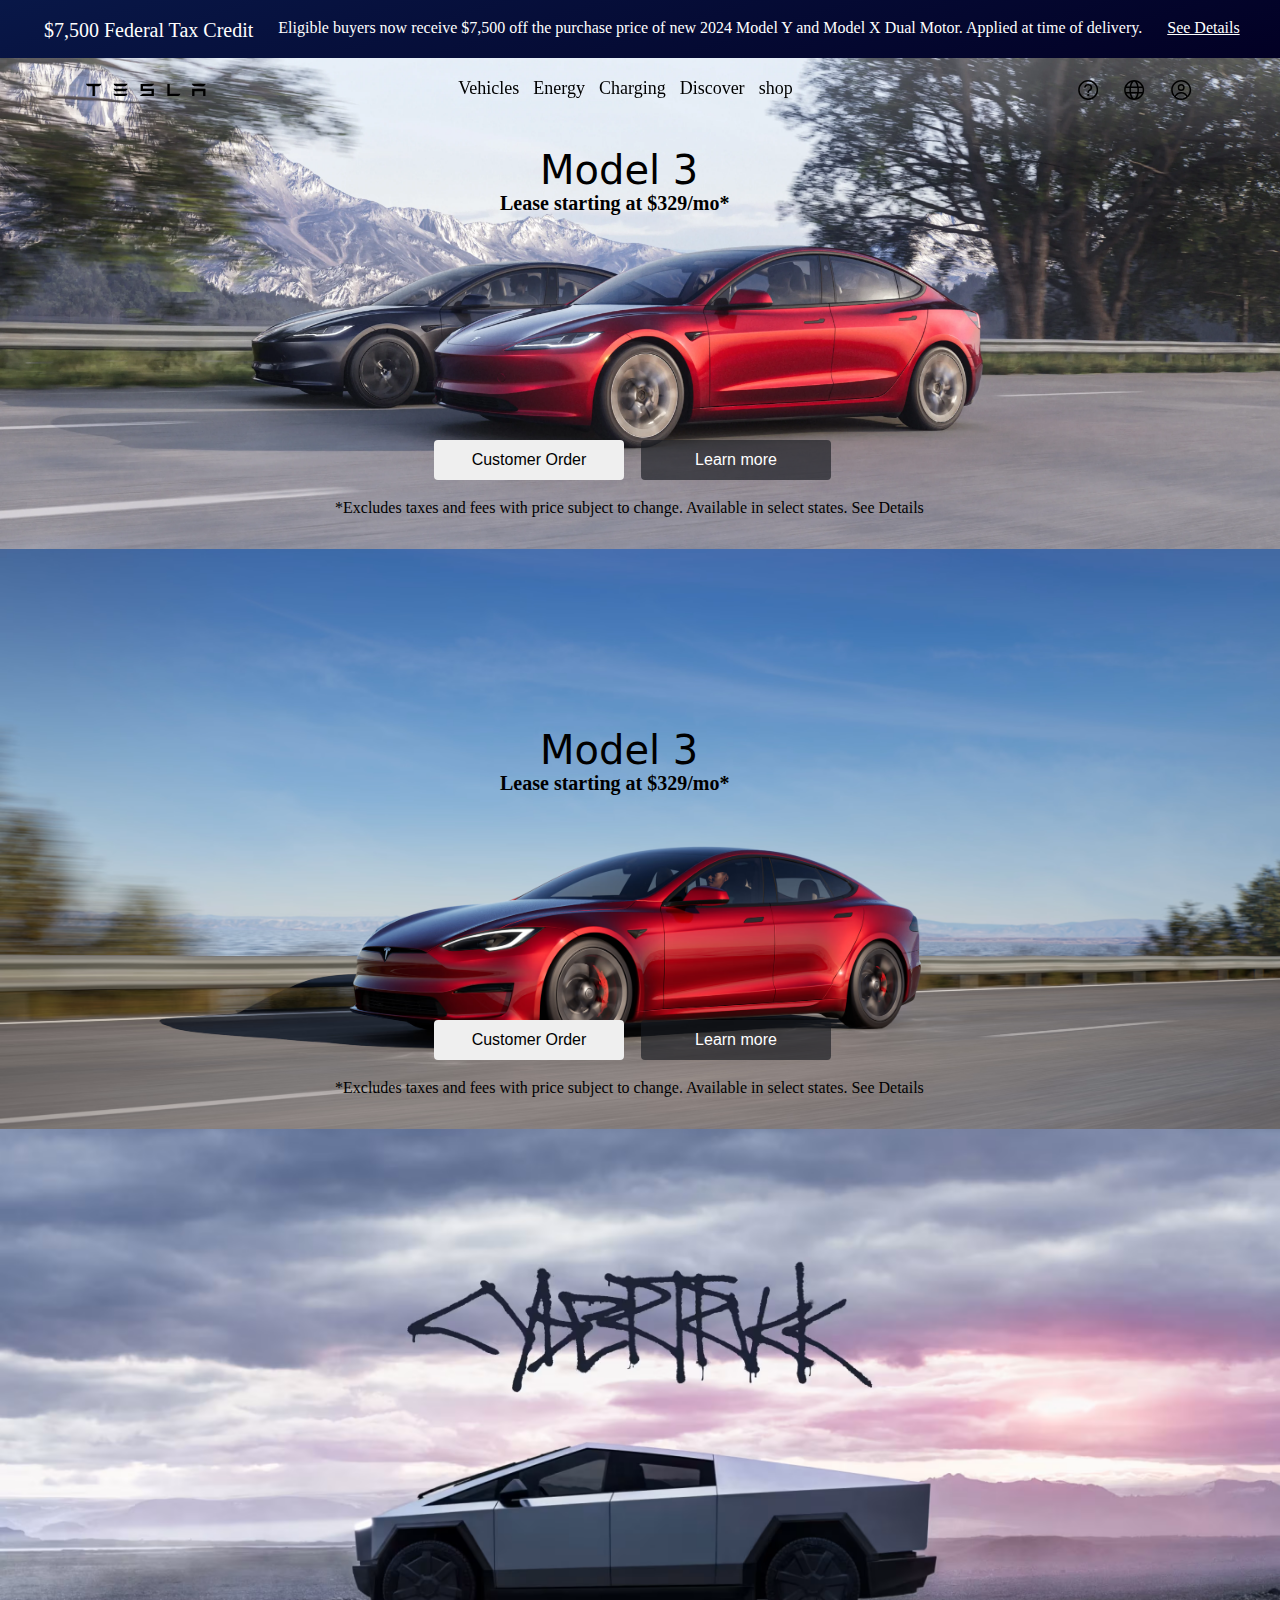
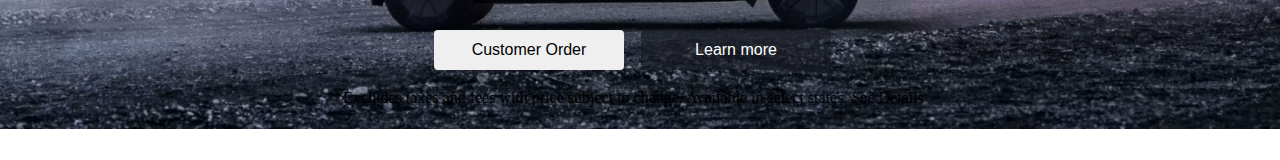
<file: index.html>
<!DOCTYPE html>
<html>
  <head>
    <title>Tesla</title>
    <link rel="stylesheet" href="./Teslastyles.css">
  </head>
  <body>
    <div class="top-section">

      <ul class="headerul">
        <li class="heading-1">
          $7,500 Federal Tax Credit
        </li>
        <li>
          Eligible buyers now receive $7,500 off the purchase price of new 2024 Model Y and Model X Dual Motor. Applied at time of delivery.
        </li>
        <li class="headl">
          See Details
           
        </li>
      </ul>
   </div>

   

    <div class="header">
    
    <!-- <image class="teslalogo" src="Teslapics/Teslaicon.jpeg"></image> -->
    <div class="teslalogo">
    <svg class="tds-icon tds-icon-logo-wordmark tds-site-logo-icon" viewBox="0 0 342 35" xmlns="http://www.w3.org/2000/svg"><path d="M0 .1a9.7 9.7 0 0 0 7 7h11l.5.1v27.6h6.8V7.3L26 7h11a9.8 9.8 0 0 0 7-7H0zm238.6 0h-6.8v34.8H263a9.7 9.7 0 0 0 6-6.8h-30.3V0zm-52.3 6.8c3.6-1 6.6-3.8 7.4-6.9l-38.1.1v20.6h31.1v7.2h-24.4a13.6 13.6 0 0 0-8.7 7h39.9v-21h-31.2v-7h24zm116.2 28h6.7v-14h24.6v14h6.7v-21h-38zM85.3 7h26a9.6 9.6 0 0 0 7.1-7H78.3a9.6 9.6 0 0 0 7 7zm0 13.8h26a9.6 9.6 0 0 0 7.1-7H78.3a9.6 9.6 0 0 0 7 7zm0 14.1h26a9.6 9.6 0 0 0 7.1-7H78.3a9.6 9.6 0 0 0 7 7zM308.5 7h26a9.6 9.6 0 0 0 7-7h-40a9.6 9.6 0 0 0 7 7z" fill="currentColor"></path></svg>
  </div> 
     <div class="column-2">
     <div class="button-1">Vehicles</div>
     <div class="button-2">Energy</div>
     <div class="button-3">Charging</div>
     <div class="button-4">Discover</div>
     <div class="button-5">shop</div>
      </div> 
       <div class="column-3">
        <svg class="tds-icon tds-icon-help" viewBox="0 0 24 24" xmlns="http://www.w3.org/2000/svg"><path fill="currentColor" d="M12 20.5a8.5 8.5 0 1 1 0-17 8.5 8.5 0 0 1 0 17Zm0 1.5c5.523 0 10-4.477 10-10S17.523 2 12 2 2 6.477 2 12s4.477 10 10 10Zm0-6a1 1 0 1 0 0 2 1 1 0 0 0 0-2Zm.053-3.533a7.8 7.8 0 0 1 .92-.767 6.97 6.97 0 0 0 .746-.61 2.31 2.31 0 0 0 .468-.635c.126-.253.188-.548.188-.883 0-.374-.082-.723-.246-1.048-.158-.324-.415-.588-.771-.792-.356-.203-.81-.305-1.362-.305-.575 0-1.045.116-1.411.347a1.991 1.991 0 0 0-.788.89c-.06.134-.11.272-.148.413-.111.414-.445.767-.874.767-.428 0-.784-.35-.71-.772.07-.407.2-.79.386-1.15.301-.583.758-1.048 1.37-1.394C10.435 6.176 11.185 6 12.07 6c.93 0 1.687.181 2.273.544.59.358 1.014.803 1.271 1.337.257.533.386 1.07.386 1.608 0 .545-.085 1.012-.254 1.403-.17.385-.375.698-.616.94-.235.242-.55.514-.943.817-.312.247-.561.46-.747.635-.18.176-.33.385-.451.627-.05.099-.087.2-.113.302-.108.424-.422.787-.86.787-.437 0-.806-.356-.76-.79a2.948 2.948 0 0 1 .797-1.743Z"></path></svg>
        <svg class="tds-icon tds-icon-globe" viewBox="0 0 24 24" xmlns="http://www.w3.org/2000/svg"><path fill="currentColor" d="M22 12c0 5.523-4.477 10-10 10S2 17.523 2 12 6.477 2 12 2s10 4.477 10 10ZM9.254 20.047a8.147 8.147 0 0 1-.768-1.378c-.404-.91-.722-1.985-.935-3.169h-3.3a8.526 8.526 0 0 0 5.003 4.547Zm.603-1.988c.336.757.718 1.324 1.103 1.69.382.364.732.501 1.04.501.308 0 .658-.137 1.04-.5.385-.367.767-.934 1.103-1.69.321-.723.588-1.59.78-2.56H9.076c.192.97.459 1.837.78 2.56ZM8.75 12c0 .691.036 1.36.103 2h6.294c.067-.64.103-1.309.103-2 0-.691-.036-1.36-.103-2H8.853c-.067.64-.103 1.309-.103 2Zm-1.405-2H3.737a8.522 8.522 0 0 0-.237 2c0 .689.082 1.359.237 2h3.608a20.75 20.75 0 0 1 0-4Zm1.732-1.5h5.845c-.19-.97-.458-1.837-.779-2.56-.336-.756-.718-1.323-1.103-1.69-.382-.363-.732-.5-1.04-.5-.308 0-.658.137-1.04.5-.385.367-.767.934-1.103 1.69-.321.723-.588 1.59-.78 2.56Zm7.577 1.5a20.728 20.728 0 0 1 0 4h3.61a8.52 8.52 0 0 0 .236-2 8.52 8.52 0 0 0-.237-2h-3.609Zm3.094-1.5a8.526 8.526 0 0 0-5.002-4.547c.287.408.543.873.768 1.378.404.91.722 1.985.935 3.169h3.3Zm-12.197 0c.213-1.184.531-2.26.935-3.169.225-.505.48-.97.768-1.378A8.526 8.526 0 0 0 4.252 8.5h3.3Zm7.963 10.169c-.225.505-.48.97-.768 1.378a8.526 8.526 0 0 0 5.002-4.547h-3.3c-.212 1.184-.53 2.26-.934 3.169Z"></path></svg>
      <svg class="tds-icon tds-icon-person" viewBox="0 0 24 24" xmlns="http://www.w3.org/2000/svg"><path fill="currentColor" d="M12 2C6.477 2 2 6.477 2 12s4.477 10 10 10 10-4.477 10-10S17.523 2 12 2zM6.858 18.752c.605-1.868 2.722-3.24 5.142-3.24 2.42 0 4.537 1.372 5.142 3.24C15.712 19.844 13.933 20.5 12 20.5s-3.712-.656-5.142-1.748zm11.469-1.095c-1.02-2.165-3.483-3.645-6.327-3.645s-5.307 1.48-6.327 3.645A8.456 8.456 0 0 1 3.5 12c0-4.687 3.813-8.5 8.5-8.5 4.687 0 8.5 3.813 8.5 8.5a8.456 8.456 0 0 1-2.173 5.657zM12 6a3.5 3.5 0 1 0 0 7 3.5 3.5 0 0 0 0-7zm0 5.5c-1.103 0-2-.897-2-2s.897-2 2-2 2 .897 2 2-.897 2-2 2z"></path></svg>
        </div>

        </div>


        <section class="Homepageimage">
          <div class="container">
            <div class="first-image">
              <h1>Model 3</h1>
              <h2>Lease starting at $329/mo*</h2>
            </div>
          </div>
        
  
          <div class="containertwo">
            <button class="firstbutton">
              Customer Order
            </button>
            <button class="secondbutton">
              Learn more 
            </button>
          </div>
          <p class="details-two">*Excludes taxes and fees with price subject to change. Available in select states. See Details</p>

  

        </section>
        <section class="Homepageimage second">
          <div class="container">
            <div class="first-image">
              <h1>Model 3</h1>
              <h2>Lease starting at $329/mo*</h2>
            </div>
          </div>
        
  
          <div class="containertwo">
            <button class="firstbutton">
              Customer Order
            </button>
            <button class="secondbutton">
              Learn more 
            </button>
          </div>
          <p class="details-two">*Excludes taxes and fees with price subject to change. Available in select states. See Details</p>

  

        </section>
        <section class="Homepageimage third">
          <div class="container">
            <div class="first-image">
            
            </div>
          </div>
          

          <div class="containertwo cybertruck">
            <button class="firstbutton">
              Customer Order
            </button>
            <button class="secondbutton">
              Learn more 
            </button>
          </div>
          <p class="details-two">*Excludes taxes and fees with price subject to change. Available in select states. See Details</p>

  

        </section>
        
        
  </body>
</html>
</file>
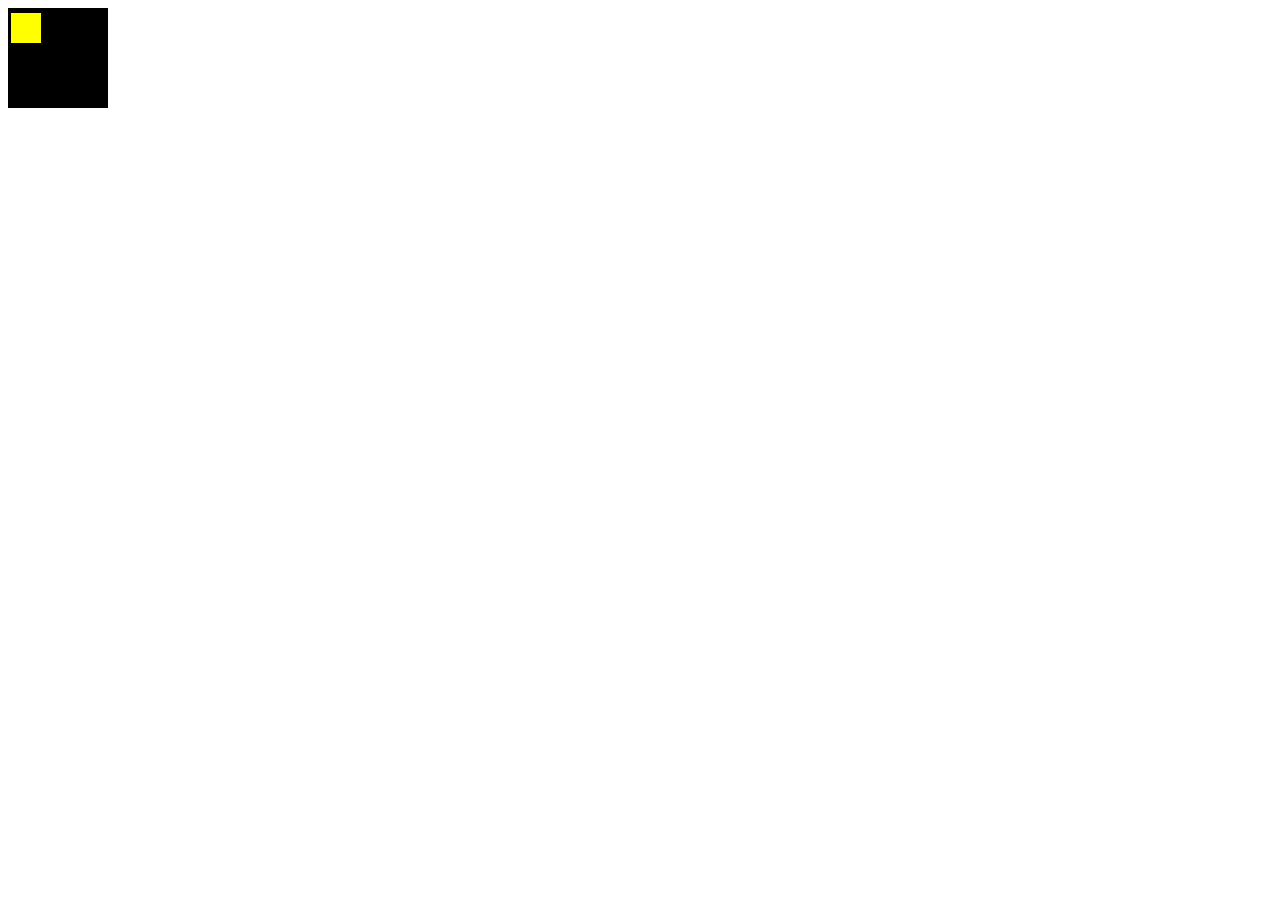
<file: sample.html>
<!DOCTYPE html>
<html lang="en">
<head>
  <meta charset="UTF-8">
  <meta name="viewport" content="width=device-width, initial-scale=1.0">
  <link rel="stylesheet" href="sample.css">
  <link rel="preconnect" href="https://fonts.googleapis.com">
<link rel="preconnect" href="https://fonts.gstatic.com" crossorigin>
<link href="https://fonts.googleapis.com/css2?family=Roboto:wght@300&display=swap" rel="stylesheet">
  <title>Document</title>
</head>
<body>
  <div class="sample" > 
    <div class="sample1">
    </div>
  </div>
</body>
</html>
</file>
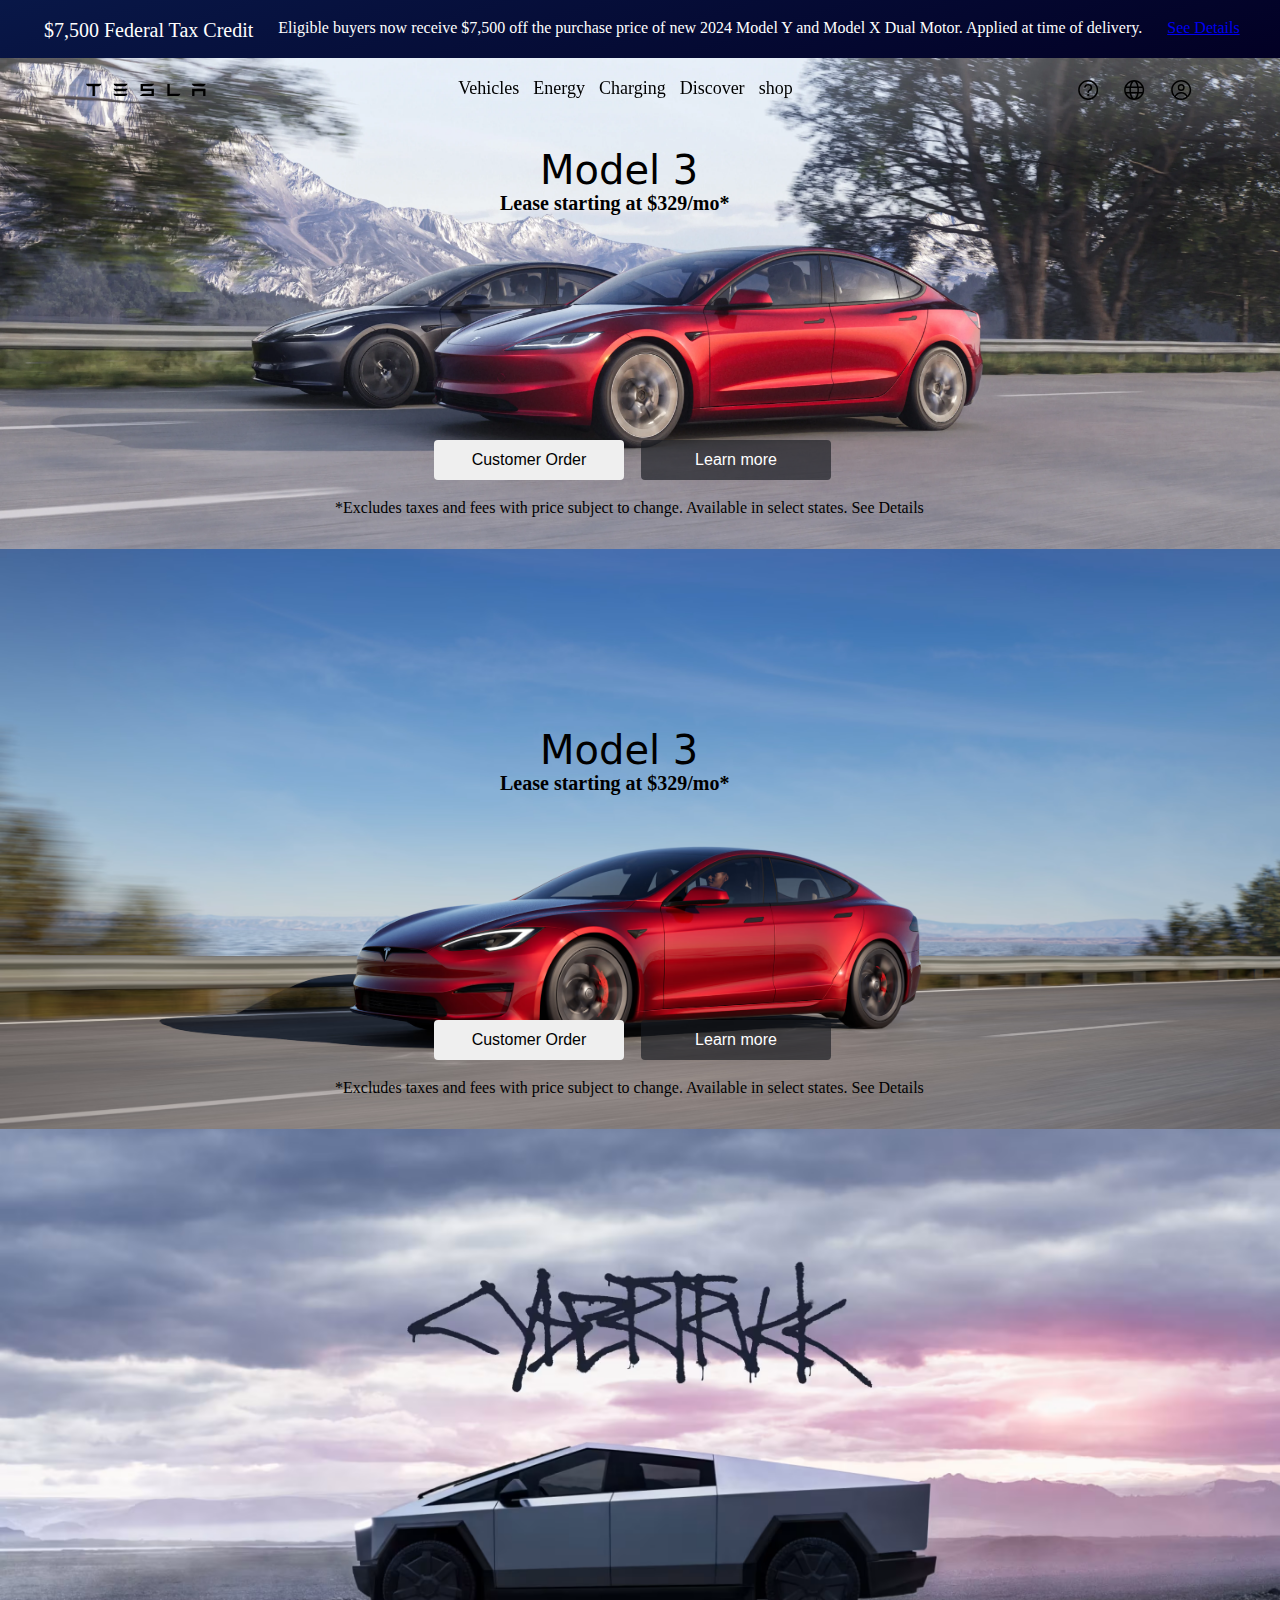
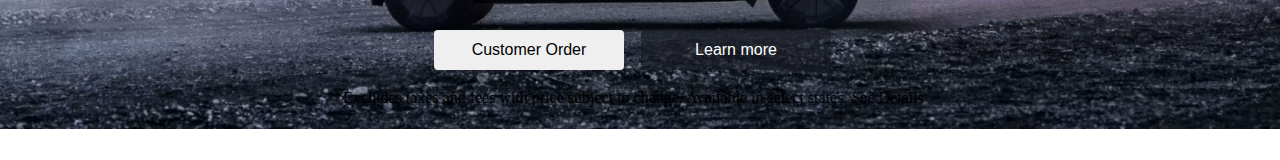
<file: Tesla.html>
<!DOCTYPE html>
<html>
  <head>
    <title>Tesla</title>
    <link rel="stylesheet" href="Teslastyles/Teslastyles.css">
  </head>
  <body>
    <div class="top-section">

      <ul class="headerul">
        <li class="heading-1">
          $7,500 Federal Tax Credit
        </li>
        <li>
          Eligible buyers now receive $7,500 off the purchase price of new 2024 Model Y and Model X Dual Motor. Applied at time of delivery.
        </li>
        <li class="headl">
          <a href="#">See Details</a>
           
        </li>
      </ul>
   </div>

   

    <div class="header">
    
    <!-- <image class="teslalogo" src="Teslapics/Teslaicon.jpeg"></image> -->
    <div class="teslalogo">
    <svg class="tds-icon tds-icon-logo-wordmark tds-site-logo-icon" viewBox="0 0 342 35" xmlns="http://www.w3.org/2000/svg"><path d="M0 .1a9.7 9.7 0 0 0 7 7h11l.5.1v27.6h6.8V7.3L26 7h11a9.8 9.8 0 0 0 7-7H0zm238.6 0h-6.8v34.8H263a9.7 9.7 0 0 0 6-6.8h-30.3V0zm-52.3 6.8c3.6-1 6.6-3.8 7.4-6.9l-38.1.1v20.6h31.1v7.2h-24.4a13.6 13.6 0 0 0-8.7 7h39.9v-21h-31.2v-7h24zm116.2 28h6.7v-14h24.6v14h6.7v-21h-38zM85.3 7h26a9.6 9.6 0 0 0 7.1-7H78.3a9.6 9.6 0 0 0 7 7zm0 13.8h26a9.6 9.6 0 0 0 7.1-7H78.3a9.6 9.6 0 0 0 7 7zm0 14.1h26a9.6 9.6 0 0 0 7.1-7H78.3a9.6 9.6 0 0 0 7 7zM308.5 7h26a9.6 9.6 0 0 0 7-7h-40a9.6 9.6 0 0 0 7 7z" fill="currentColor"></path></svg>
  </div> 
     <div class="column-2">
     <div class="button-1">Vehicles</div>
     <div class="button-2">Energy</div>
     <div class="button-3">Charging</div>
     <div class="button-4">Discover</div>
     <div class="button-5">shop</div>
      </div> 
       <div class="column-3">
        <svg class="tds-icon tds-icon-help" viewBox="0 0 24 24" xmlns="http://www.w3.org/2000/svg"><path fill="currentColor" d="M12 20.5a8.5 8.5 0 1 1 0-17 8.5 8.5 0 0 1 0 17Zm0 1.5c5.523 0 10-4.477 10-10S17.523 2 12 2 2 6.477 2 12s4.477 10 10 10Zm0-6a1 1 0 1 0 0 2 1 1 0 0 0 0-2Zm.053-3.533a7.8 7.8 0 0 1 .92-.767 6.97 6.97 0 0 0 .746-.61 2.31 2.31 0 0 0 .468-.635c.126-.253.188-.548.188-.883 0-.374-.082-.723-.246-1.048-.158-.324-.415-.588-.771-.792-.356-.203-.81-.305-1.362-.305-.575 0-1.045.116-1.411.347a1.991 1.991 0 0 0-.788.89c-.06.134-.11.272-.148.413-.111.414-.445.767-.874.767-.428 0-.784-.35-.71-.772.07-.407.2-.79.386-1.15.301-.583.758-1.048 1.37-1.394C10.435 6.176 11.185 6 12.07 6c.93 0 1.687.181 2.273.544.59.358 1.014.803 1.271 1.337.257.533.386 1.07.386 1.608 0 .545-.085 1.012-.254 1.403-.17.385-.375.698-.616.94-.235.242-.55.514-.943.817-.312.247-.561.46-.747.635-.18.176-.33.385-.451.627-.05.099-.087.2-.113.302-.108.424-.422.787-.86.787-.437 0-.806-.356-.76-.79a2.948 2.948 0 0 1 .797-1.743Z"></path></svg>
        <svg class="tds-icon tds-icon-globe" viewBox="0 0 24 24" xmlns="http://www.w3.org/2000/svg"><path fill="currentColor" d="M22 12c0 5.523-4.477 10-10 10S2 17.523 2 12 6.477 2 12 2s10 4.477 10 10ZM9.254 20.047a8.147 8.147 0 0 1-.768-1.378c-.404-.91-.722-1.985-.935-3.169h-3.3a8.526 8.526 0 0 0 5.003 4.547Zm.603-1.988c.336.757.718 1.324 1.103 1.69.382.364.732.501 1.04.501.308 0 .658-.137 1.04-.5.385-.367.767-.934 1.103-1.69.321-.723.588-1.59.78-2.56H9.076c.192.97.459 1.837.78 2.56ZM8.75 12c0 .691.036 1.36.103 2h6.294c.067-.64.103-1.309.103-2 0-.691-.036-1.36-.103-2H8.853c-.067.64-.103 1.309-.103 2Zm-1.405-2H3.737a8.522 8.522 0 0 0-.237 2c0 .689.082 1.359.237 2h3.608a20.75 20.75 0 0 1 0-4Zm1.732-1.5h5.845c-.19-.97-.458-1.837-.779-2.56-.336-.756-.718-1.323-1.103-1.69-.382-.363-.732-.5-1.04-.5-.308 0-.658.137-1.04.5-.385.367-.767.934-1.103 1.69-.321.723-.588 1.59-.78 2.56Zm7.577 1.5a20.728 20.728 0 0 1 0 4h3.61a8.52 8.52 0 0 0 .236-2 8.52 8.52 0 0 0-.237-2h-3.609Zm3.094-1.5a8.526 8.526 0 0 0-5.002-4.547c.287.408.543.873.768 1.378.404.91.722 1.985.935 3.169h3.3Zm-12.197 0c.213-1.184.531-2.26.935-3.169.225-.505.48-.97.768-1.378A8.526 8.526 0 0 0 4.252 8.5h3.3Zm7.963 10.169c-.225.505-.48.97-.768 1.378a8.526 8.526 0 0 0 5.002-4.547h-3.3c-.212 1.184-.53 2.26-.934 3.169Z"></path></svg>
      <svg class="tds-icon tds-icon-person" viewBox="0 0 24 24" xmlns="http://www.w3.org/2000/svg"><path fill="currentColor" d="M12 2C6.477 2 2 6.477 2 12s4.477 10 10 10 10-4.477 10-10S17.523 2 12 2zM6.858 18.752c.605-1.868 2.722-3.24 5.142-3.24 2.42 0 4.537 1.372 5.142 3.24C15.712 19.844 13.933 20.5 12 20.5s-3.712-.656-5.142-1.748zm11.469-1.095c-1.02-2.165-3.483-3.645-6.327-3.645s-5.307 1.48-6.327 3.645A8.456 8.456 0 0 1 3.5 12c0-4.687 3.813-8.5 8.5-8.5 4.687 0 8.5 3.813 8.5 8.5a8.456 8.456 0 0 1-2.173 5.657zM12 6a3.5 3.5 0 1 0 0 7 3.5 3.5 0 0 0 0-7zm0 5.5c-1.103 0-2-.897-2-2s.897-2 2-2 2 .897 2 2-.897 2-2 2z"></path></svg>
        </div>

        </div>


        <section class="Homepageimage">
          <div class="container">
            <div class="first-image">
              <h1>Model 3</h1>
              <h2>Lease starting at $329/mo*</h2>
            </div>
          </div>
        
  
          <div class="containertwo">
            <button class="firstbutton">
              Customer Order
            </button>
            <button class="secondbutton">
              Learn more 
            </button>
          </div>
          <p class="lko">*Excludes taxes and fees with price subject to change. Available in select states. See Details</p>

  

        </section>
        <section class="Homepageimage second">
          <div class="container">
            <div class="first-image">
              <h1>Model 3</h1>
              <h2>Lease starting at $329/mo*</h2>
            </div>
          </div>
        
  
          <div class="containertwo">
            <button class="firstbutton">
              Customer Order
            </button>
            <button class="secondbutton">
              Learn more 
            </button>
          </div>
          <p class="lko">*Excludes taxes and fees with price subject to change. Available in select states. See Details</p>

  

        </section>
        <section class="Homepageimage third">
          <div class="container">
            <div class="first-image">
            
            </div>
          </div>
          

          <div class="containertwo cybertruck">
            <button class="firstbutton">
              Customer Order
            </button>
            <button class="secondbutton">
              Learn more 
            </button>
          </div>
          <p class="lko">*Excludes taxes and fees with price subject to change. Available in select states. See Details</p>

  

        </section>
        
        
  </body>
</html>
</file>
<file: Teslastyles.css>
ul{
  list-style: none;
}
.headerul{
  display: flex;
  margin-left: -21px;
}
.headerul li{
 
  padding-left: 36px;
  margin-left: -11px;
  color: white;
}
.top-section{
  z-index: 2px;
  position: fixed;
  display:flex;
  flex-direction:row;
  justify-content:space-between;
  margin-top:60px;
  background: rgb(2,0,36);
  background: linear-gradient(343deg, rgba(2,0,36,1) 0%, rgba(9,25,74,1) 100%);
  
}
body{
  overflow-x: hidden;
  padding: 0;
  margin: 0;
  margin-left:0;
  margin-top:-31px;
  
} 
.teslalogo{
  height:90px;
  width:100px;
}
.tds-icon {
height:24px;
  width:120px;
}
.tds-icon:hover{
  background-color: grey;
  border-radius: 4px;
}

.header{
  margin-left:-50px;
  position: fixed;
 display:flex;
 flex-direction:row;
 justify-content:space-around;  
 padding-top:4rem; 
 width:1390px;
 margin-top: 45px;
 /* margin-top: 21px; */
}
.column-2{
 
  display:flex;
  flex-direction:row;
  justify-content:space-around;
  gap:14px;
  font-family: "Gotham SSm";
  font-size:18px;
}
/* .column-2:hover{
background-color:rgb(180, 178, 178);
} */
.column-3{
 
  display:flex;
  flex-direction:row;
  width:10%;
  cursor:pointer;

}
.Homepageimage{
  background: url(./Teslapics/Tesla-homepic.jpeg);
 
  /* background: url(./Teslapics/Tesla-homepic.jpeg); */
  background-size: 100%;
  /* background-position: center; */
  background-position: 50% 18%; 
  height: 600px;
  background-repeat: no-repeat;
  margin-top:-20px;
}
.Homepageimage .container{
  padding: 100px;
  margin-left: 440px;
  
}
.Homepageimage .container h2{
  margin-left: -40px;
  margin-top: -28px;
}
.first-image{
  margin-top: -63px;
}
.first-image h1{
  font-size:40px;
  margin-top:141px;
  font-weight: unset;
font-family: system-ui;

  
}
.first-image h2{
  font-size: 20px;
  
}
.containertwo{
  display: flex;
  flex-direction: row;
  margin-top: 108px;
  margin-left: 417px;
  height: 20px;
  width: 429px;
}
.containerthree{
  margin-left:353px;
  margin-top:32px;
}
.containertwo button{
  width: 190px;
 height: 40px;
 border-radius: 4px;
  border: none;
  margin-left: 17px;
  margin-top: 1px;
 font-family: Arial, Helvetica, sans-serif;
 font-size: 16px;
 font-weight: 100;

}
.firstbutton{
cursor:pointer;
}
.firstbutton:hover{
  background-color:rgb(228, 222, 222)
}
.secondbutton{
  cursor:pointer;
 margin-left: 10px;
 color: white;
background-color: rgba(23, 26, 32, 0.65)

}
.secondbutton:hover{
  background-color: rgb(101, 99, 99);
}
/* .Details{
  cursor:pointer;
} */

 /* .Details:hover{ 
  text-decoration:underline solid white 6 em;
 
}  */

.button-1:hover{
  cursor:pointer;
  height:20px;
  border-radius: 4px;
  background-color:rgb(169, 167, 167);
}
.button-2:hover{
  cursor:pointer;
  height:20px;
  border-radius: 4px;
  background-color:rgb(169, 167, 167);
}
.button-3:hover{
  cursor:pointer;
  height:20px;
  border-radius: 4px;
  background-color:rgb(169, 167, 167);
}
.button-4:hover{
  cursor:pointer;
  height:20px;
  border-radius: 4px;
  background-color:rgb(169, 167, 167);
}
.button-5:hover{
  cursor:pointer;
  height:20px;
  border-radius: 4px;
  background-color:rgb(169, 167, 167);
}
.top-section{
  width: 1280px;
  height:55px;
  padding-top: 34px;
  margin-top:0;
}
.details-two{
  margin-left: 335px;
  margin-top: 40px;
}
.heading-1{
  font-size: 20px;
  font-weight:1500px;
  font-style: normal;
  
}
.second{
  background: url(./Teslapics/Teslaimage-3.jpeg);
  background-size: 100%;
  /* background-position: center; */
  background-position: 50% 18%; 
  height: 600px;
  background-repeat: no-repeat;
  
}
.third{
  background: url(./Teslapics/Teslaimage-5.jpeg);
  background-size: 100%;
  /* background-position: center; */
  background-position: 50% 18%; 
  height: 600px;
  background-repeat: no-repeat;
}
.cybertruck{
  margin-top: 300px;
}
.headl {
  
  text-decoration: underline;
 
}
.headl:active{
  color: aqua;

  text-decoration: underline 6px;
}
</file>
<file: sample.css>
*{
  font-family: system-ui, -apple-system, BlinkMacSystemFont, 'Segoe UI', Roboto, Oxygen, Ubuntu, Cantarell, 'Open Sans', 'Helvetica Neue', sans-serif;
}

ul{
  list-style: none;
}
.headerul{
  display: flex;
}
.sample{
background-color: black;
height : 100px;
width : 100px;
position:absolute;
}
.sample1{
  background-color: yellow;
  height:30px;
  width:30px;
  position:relative;
  margin-left: 3px;
  margin-top: 5px;
}
</file>
<file: Teslastyles/Teslastyles.css>
ul{
  list-style: none;
}
.headerul{
  display: flex;
  margin-left: -21px;
}
.headerul li{
 
  padding-left: 36px;
  margin-left: -11px;
  color: white;
}
.top-section{
  z-index: 2px;
  position: fixed;
  display:flex;
  flex-direction:row;
  justify-content:space-between;
  margin-top:60px;
  background: rgb(2,0,36);
  background: linear-gradient(343deg, rgba(2,0,36,1) 0%, rgba(9,25,74,1) 100%);
  
}
body{
  overflow-x: hidden;
  padding: 0;
  margin: 0;
  margin-left:0;
  margin-top:-31px;
  
} 
.teslalogo{
  height:90px;
  width:100px;
}
.tds-icon {
height:24px;
  width:120px;
}
.tds-icon:hover{
  background-color: grey;
  border-radius: 4px;
}

.header{
  margin-left:-50px;
  position: fixed;
 display:flex;
 flex-direction:row;
 justify-content:space-around;  
 padding-top:4rem; 
 width:1390px;
 margin-top: 45px;
 /* margin-top: 21px; */
}
.column-2{
 
  display:flex;
  flex-direction:row;
  justify-content:space-around;
  gap:14px;
  font-family: "Gotham SSm";
  font-size:18px;
}
/* .column-2:hover{
background-color:rgb(180, 178, 178);
} */
.column-3{
 
  display:flex;
  flex-direction:row;
  width:10%;
  cursor:pointer;

}
.Homepageimage{
  background: url(/Teslapics/Tesla-homepic.jpeg);
  background-size: 100%;
  /* background-position: center; */
  background-position: 50% 18%; 
  height: 600px;
  background-repeat: no-repeat;
  margin-top:-20px;
}
.Homepageimage .container{
  padding: 100px;
  margin-left: 440px;
  
}
.Homepageimage .container h2{
  margin-left: -40px;
  margin-top: -28px;
}
.first-image{
  margin-top: -63px;
}
.first-image h1{
  font-size:40px;
  margin-top:141px;
  font-weight: unset;
font-family: system-ui;

  
}
.first-image h2{
  font-size: 20px;
  
}
.containertwo{
  display: flex;
  flex-direction: row;
  margin-top: 108px;
  margin-left: 417px;
  height: 20px;
  width: 429px;
}
.containerthree{
  margin-left:353px;
  margin-top:32px;
}
.containertwo button{
  width: 190px;
 height: 40px;
 border-radius: 4px;
  border: none;
  margin-left: 17px;
  margin-top: 1px;
 font-family: Arial, Helvetica, sans-serif;
 font-size: 16px;
 font-weight: 100;

}
.firstbutton{
cursor:pointer;
}
.firstbutton:hover{
  background-color:rgb(228, 222, 222)
}
.secondbutton{
  cursor:pointer;
 margin-left: 10px;
 color: white;
background-color: rgba(23, 26, 32, 0.65)

}
.secondbutton:hover{
  background-color: rgb(101, 99, 99);
}
/* .Details{
  cursor:pointer;
} */

 /* .Details:hover{ 
  text-decoration:underline solid white 6 em;
 
}  */

.button-1:hover{
  cursor:pointer;
  height:20px;
  border-radius: 4px;
  background-color:rgb(169, 167, 167);
}
.button-2:hover{
  cursor:pointer;
  height:20px;
  border-radius: 4px;
  background-color:rgb(169, 167, 167);
}
.button-3:hover{
  cursor:pointer;
  height:20px;
  border-radius: 4px;
  background-color:rgb(169, 167, 167);
}
.button-4:hover{
  cursor:pointer;
  height:20px;
  border-radius: 4px;
  background-color:rgb(169, 167, 167);
}
.button-5:hover{
  cursor:pointer;
  height:20px;
  border-radius: 4px;
  background-color:rgb(169, 167, 167);
}
.top-section{
  width: 1280px;
  height:55px;
  padding-top: 34px;
  margin-top:0;
}
.lko{
  margin-left: 335px;
  margin-top: 40px;
}
.heading-1{
  font-size: 20px;
  font-weight:1500px;
  font-style: normal;
  
}
.second{
  background: url(/Teslapics/Teslaimage-3.jpeg);
  background-size: 100%;
  /* background-position: center; */
  background-position: 50% 18%; 
  height: 600px;
  background-repeat: no-repeat;
  
}
.third{
  background: url(/Teslapics/Teslaimage-5.jpeg);
  background-size: 100%;
  /* background-position: center; */
  background-position: 50% 18%; 
  height: 600px;
  background-repeat: no-repeat;
}
.cybertruck{
  margin-top: 300px;
}
.headl p{
  
  text-decoration: underline;
 
}
.headl:active{
  color: aqua;

  text-decoration: underline 6px;
}
</file>
